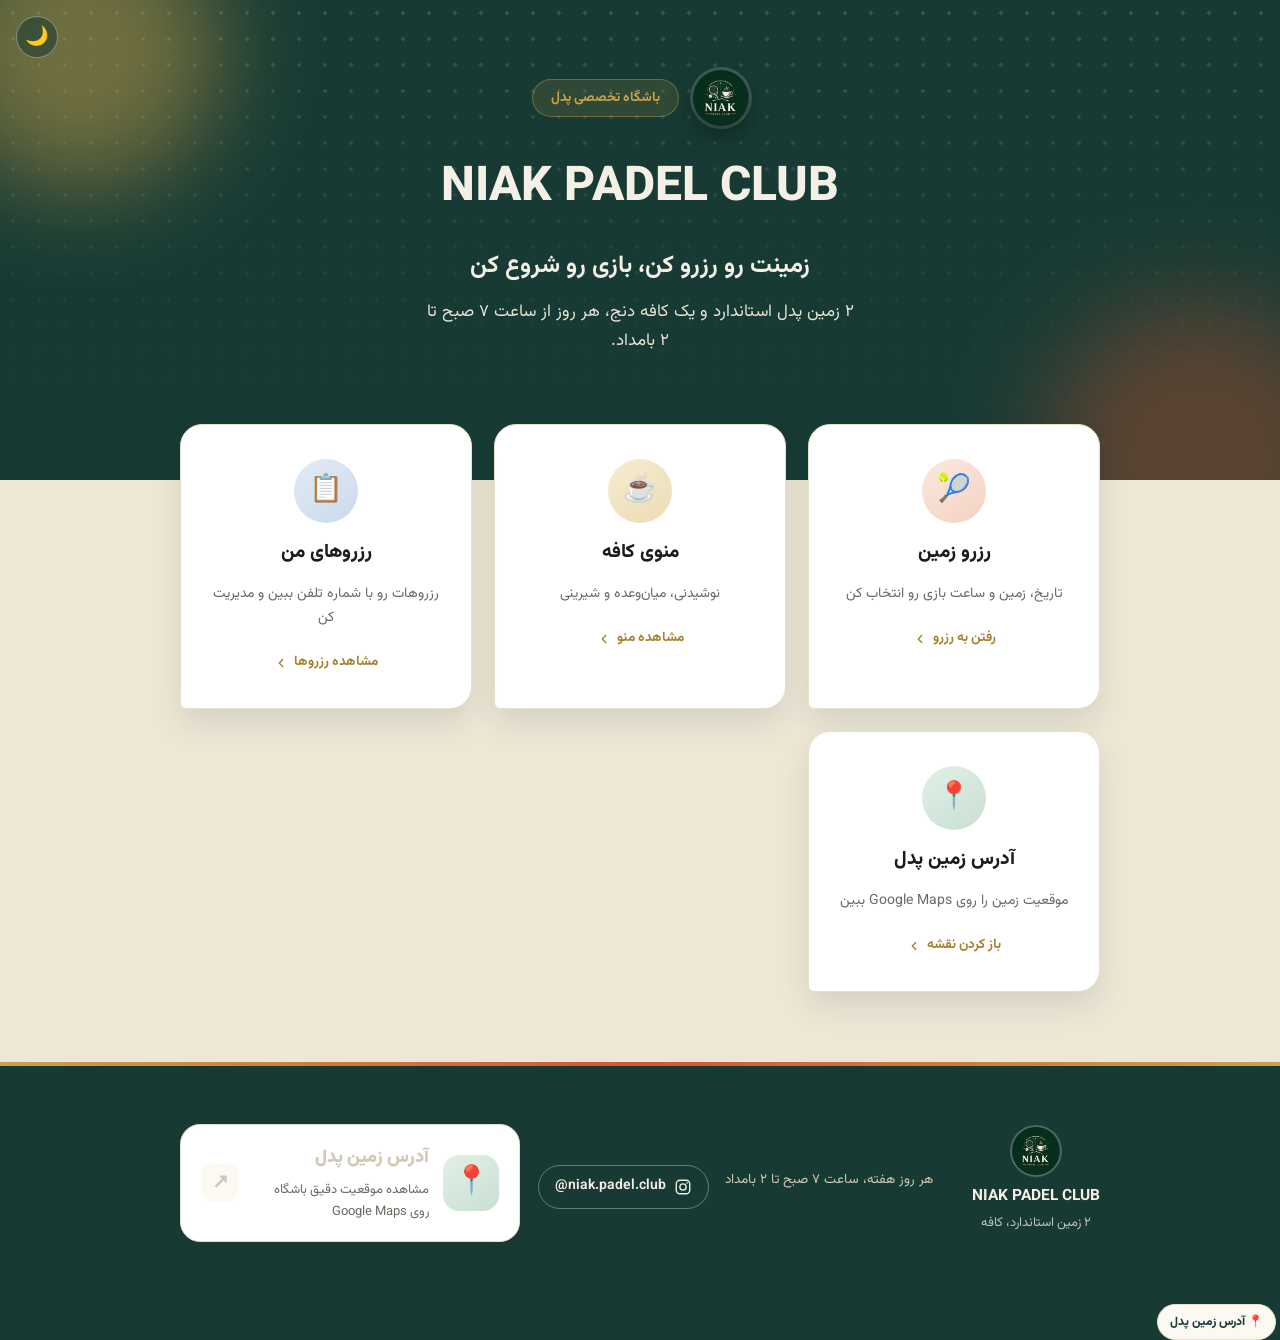
<file: site/index.html>
<!DOCTYPE html>
<html lang="fa" dir="rtl">
<head>
<meta charset="UTF-8">
<meta name="viewport" content="width=device-width, initial-scale=1.0">
<title>NIAK Padel Club</title>
<link rel="preconnect" href="https://fonts.googleapis.com">
<link rel="preconnect" href="https://fonts.gstatic.com" crossorigin>
<link href="https://fonts.googleapis.com/css2?family=Vazirmatn:wght@400;500;600;700;800&display=swap" rel="stylesheet">
<link rel="stylesheet" href="assets/style.css">
<style>
  header.hero{
    background:var(--court-green);
    color:var(--line-white);
    position:relative;
    overflow:hidden;
    padding:70px 0 90px;
    text-align:center;
  }
  .hero-inner{position:relative;z-index:1;}
  .hero-top{
    display:flex;align-items:center;justify-content:center;
    gap:14px;flex-wrap:wrap;margin:0 0 22px;
  }
  .hero-logo{
    width:56px;height:56px;border-radius:50%;
    margin:0;flex:none;
    box-shadow:0 10px 24px rgba(0,0,0,.35), 0 0 0 3px rgba(244,240,230,.18);
  }
  .kicker{
    display:inline-block;
    font-size:13.5px;
    color:var(--gold);
    background:rgba(201,162,74,.14);
    border:1px solid rgba(201,162,74,.4);
    padding:7px 18px;
    border-radius:999px;
    margin:0;
    font-weight:700;
  }
  h1.title{
    font-size:clamp(30px,5.5vw,48px);
    font-weight:800;
    margin:0 auto 16px;
    max-width:16ch;
  }
  .hero p.lead{
    font-size:17px;
    max-width:44ch;
    color:#e7e2d3;
    margin:0 auto 34px;
  }
  .hero-tagline{
    font-size:clamp(18px,3vw,24px);
    font-weight:700;
    color:#f4f0e6;
    margin:0 auto 12px;
  }
  html[data-theme="dark"] .hero-tagline{color:#fff;}

  .nav-cards{
    display:grid;
    grid-template-columns:repeat(3, 1fr);
    gap:22px;
    margin-top:-56px;
    position:relative;
    z-index:2;
  }
  .nav-card{
    background:var(--surface);
    border-radius:22px 22px 22px 6px;
    padding:34px 26px;
    text-decoration:none;
    color:var(--ink);
    border:1px solid var(--border);
    box-shadow:var(--shadow-soft);
    display:flex;
    flex-direction:column;
    align-items:center;
    text-align:center;
    gap:14px;
  }
  .nav-card:hover{transform:translateY(-5px);box-shadow:var(--shadow-lift);}
  .nav-card .icon{
    width:64px;height:64px;
    border-radius:50%;
    display:flex;align-items:center;justify-content:center;
    font-size:27px;
  }
  .nav-card.pad .icon{background:linear-gradient(145deg,#fbe9df,#f3d2c2);}
  .nav-card.cafe .icon{background:linear-gradient(145deg,#f6ecd4,#ecdcb2);}
  .nav-card.mine .icon{background:linear-gradient(145deg,#e3ecf5,#c9d9ec);}
  .nav-card h3{margin:0;font-size:19px;font-weight:800;}
  .nav-card p{margin:0;color:var(--muted);font-size:14px;}
  .nav-card .go{
    display:inline-flex;align-items:center;gap:6px;
    margin-top:6px;
    font-size:13.5px;
    font-weight:700;
    color:var(--num-soft);
  }
  .nav-card.location .icon{background:linear-gradient(145deg,#e2f0e8,#c9dfd2);}
  .location-address{
    margin:10px auto 0;
    max-width:560px;
    padding:12px 16px;
    border:1px solid var(--border);
    border-radius:14px;
    background:var(--surface-2);
    color:var(--muted);
    font-size:13.5px;
    line-height:1.9;
  }
  .location-address a{color:var(--num);font-weight:800;text-decoration:none;}
  .location-address a:hover{text-decoration:underline;}
  .nav-card .go svg{width:14px;height:14px;transition:transform .2s ease;}
  .nav-card:hover .go svg{transform:translateX(-4px);}

  @media (max-width:600px){
    .nav-cards{grid-template-columns:1fr;margin-top:-40px;}
    header.hero{padding:54px 0 60px;}
  }

  .footer-brand{flex-direction:column;text-align:center;gap:8px;}
</style>
<style>
/* Large location card on the home page */
.location-card{
  width:min(100%, 760px);
  margin:22px auto 8px;
  padding:18px 20px;
  display:flex;
  align-items:center;
  gap:15px;
  box-sizing:border-box;
  border:1px solid var(--border, #d9e2dc);
  border-radius:20px;
  background:var(--surface, #fff);
  box-shadow:0 10px 28px rgba(25,55,40,.08);
  color:inherit;
  text-decoration:none;
  transition:transform .2s ease, box-shadow .2s ease;
}
.location-card:hover{
  transform:translateY(-3px);
  box-shadow:0 16px 34px rgba(25,55,40,.13);
}
.location-card-icon{
  width:52px;height:52px;min-width:52px;
  display:grid;place-items:center;
  border-radius:16px;
  background:linear-gradient(145deg,#e2f0e8,#c9dfd2);
  font-size:25px;
}
.location-card-content{flex:1;text-align:right;}
.location-card-title{font-size:17px;font-weight:900;margin-bottom:4px;}
.location-card-text{font-size:13px;color:var(--muted,#6d786f);line-height:1.7;}
.location-card-arrow{
  width:36px;height:36px;display:grid;place-items:center;
  border-radius:12px;background:var(--surface-2,#f2f6f3);
  font-size:19px;font-weight:900;
}
@media (max-width:600px){
  .location-card{padding:14px 15px;border-radius:17px;gap:11px;}
  .location-card-icon{width:44px;height:44px;min-width:44px;border-radius:13px;font-size:21px;}
  .location-card-title{font-size:15px;}
  .location-card-text{font-size:12px;}
  .location-card-arrow{width:32px;height:32px;font-size:16px;}
}
</style>
<style>
/* Larger location card beside Instagram/social area */
.social-location-row{
  display:flex;
  align-items:center;
  justify-content:center;
  gap:18px;
  flex-wrap:wrap;
  margin:22px auto 10px;
}
.social-location-row > *{margin-top:0 !important;}
.location-card-large{
  width:340px;
  min-height:86px;
  padding:18px 20px;
  display:flex;
  align-items:center;
  gap:14px;
  box-sizing:border-box;
  border:1px solid var(--border, #d9e2dc);
  border-radius:20px;
  background:var(--surface, #fff);
  box-shadow:0 10px 28px rgba(25,55,40,.10);
  color:inherit;
  text-decoration:none;
  transition:transform .2s ease, box-shadow .2s ease;
}
.location-card-large:hover{
  transform:translateY(-3px);
  box-shadow:0 16px 36px rgba(25,55,40,.15);
}
.location-card-large .location-card-icon{
  width:56px;height:56px;min-width:56px;
  display:grid;place-items:center;
  border-radius:16px;
  background:linear-gradient(145deg,#e2f0e8,#c9dfd2);
  font-size:28px;
}
.location-card-large .location-card-content{flex:1;text-align:right;}
.location-card-large .location-card-title{
  font-size:18px;font-weight:900;margin-bottom:5px;
}
.location-card-large .location-card-text{
  font-size:13px;color:var(--muted,#6d786f);line-height:1.7;
}
.location-card-large .location-card-arrow{
  width:38px;height:38px;display:grid;place-items:center;
  border-radius:12px;background:var(--surface-2,#f2f6f3);
  font-size:20px;font-weight:900;
}
@media (max-width:700px){
  .social-location-row{flex-direction:column;gap:12px;}
  .location-card-large{width:min(100%,420px);}
}
</style>
</head>
<body>

<header class="hero">
  <div class="hero-texture"></div>
  <div class="hero-blob" style="width:280px;height:280px;background:var(--gold);top:-90px;left:-60px;"></div>
  <div class="hero-blob" style="width:320px;height:320px;background:var(--clay);bottom:-140px;right:-80px;opacity:.35;"></div>
  <div class="wrap hero-inner">
    <div class="hero-top">
      <img src="assets/logo-circle.png" alt="نماد NIAK Padel Club" class="hero-logo">
      <p class="kicker">باشگاه تخصصی پدل</p>
    </div>
    <h1 class="title">NIAK PADEL CLUB</h1>
    <p class="hero-tagline">زمینت رو رزرو کن، بازی رو شروع کن</p>
    <p class="lead">۲ زمین پدل استاندارد و یک کافه دنج، هر روز از ساعت ۷ صبح تا ۲ بامداد.</p>
  </div>
</header>

<div class="wrap">
  <div class="nav-cards">
    <a class="nav-card pad" href="padel/index.html">
      <div class="icon">🎾</div>
      <h3>رزرو زمین</h3>
      <p>تاریخ، زمین و ساعت بازی رو انتخاب کن</p>
      <span class="go">رفتن به رزرو<svg viewBox="0 0 24 24" fill="none" stroke="currentColor" stroke-width="2.4" stroke-linecap="round" stroke-linejoin="round"><path d="M15 18l-6-6 6-6"/></svg></span>
    </a>
    <a class="nav-card cafe" href="menu/index.html">
      <div class="icon">☕</div>
      <h3>منوی کافه</h3>
      <p>نوشیدنی، میان‌وعده و شیرینی</p>
      <span class="go">مشاهده منو<svg viewBox="0 0 24 24" fill="none" stroke="currentColor" stroke-width="2.4" stroke-linecap="round" stroke-linejoin="round"><path d="M15 18l-6-6 6-6"/></svg></span>
    </a>
    <a class="nav-card mine" href="mybookings/index.html">
      <div class="icon">📋</div>
      <h3>رزروهای من</h3>
      <p>رزروهات رو با شماره تلفن ببین و مدیریت کن</p>
      <span class="go">مشاهده رزروها<svg viewBox="0 0 24 24" fill="none" stroke="currentColor" stroke-width="2.4" stroke-linecap="round" stroke-linejoin="round"><path d="M15 18l-6-6 6-6"/></svg></span>
    </a>
    <a class="nav-card location" href="https://www.google.com/maps/search/?api=1&amp;query=36.561982%2C52.0246139" target="_blank" rel="noopener">
      <div class="icon">📍</div>
      <h3>آدرس زمین پدل</h3>
      <p>موقعیت زمین را روی Google Maps ببین</p>
      <span class="go">باز کردن نقشه<svg viewBox="0 0 24 24" fill="none" stroke="currentColor" stroke-width="2.4" stroke-linecap="round" stroke-linejoin="round"><path d="M15 18l-6-6 6-6"/></svg></span>
    </a>
  </div>
</div>

<footer style="margin-top:70px;">
<div class="wrap footer-grid">
    <div class="footer-brand">
      <img src="assets/logo-circle.png" alt="NIAK Padel Club">
      <div>
        <b>NIAK PADEL CLUB</b>
        <p>۲ زمین استاندارد، کافه</p>
      </div>
    </div>
    <div class="footer-meta">
      <p>هر روز هفته، ساعت ۷ صبح تا ۲ بامداد</p>
      
      <div class="social-location-row">
  <a class="social-link" href="https://instagram.com/niak.padel.club" target="_blank" rel="noopener">
        <svg viewBox="0 0 24 24" fill="none" stroke="currentColor" stroke-width="1.8"><rect x="3" y="3" width="18" height="18" rx="5"/><circle cx="12" cy="12" r="4.2"/><circle cx="17.4" cy="6.6" r="1.1" fill="currentColor" stroke="none"/></svg>
        <span>niak.padel.club@</span>
      </a>
  
<a class="location-card location-card-large" href="https://www.google.com/maps/search/?api=1&amp;query=36.561982%2C52.0246139" target="_blank" rel="noopener" aria-label="مشاهده آدرس زمین پدل روی Google Maps">
  <div class="location-card-icon">📍</div>
  <div class="location-card-content">
    <div class="location-card-title">آدرس زمین پدل</div>
    <div class="location-card-text">مشاهده موقعیت دقیق باشگاه روی Google Maps</div>
  </div>
  <div class="location-card-arrow">↗</div>
</a>

</div>
    </div>
  </div>
<a class="footer-location-link" href="https://www.google.com/maps/search/?api=1&amp;query=36.561982%2C52.0246139" target="_blank" rel="noopener">📍 آدرس زمین پدل</a>
</footer>

<script src="assets/transitions.js"></script>
</body>
</html>
</file>
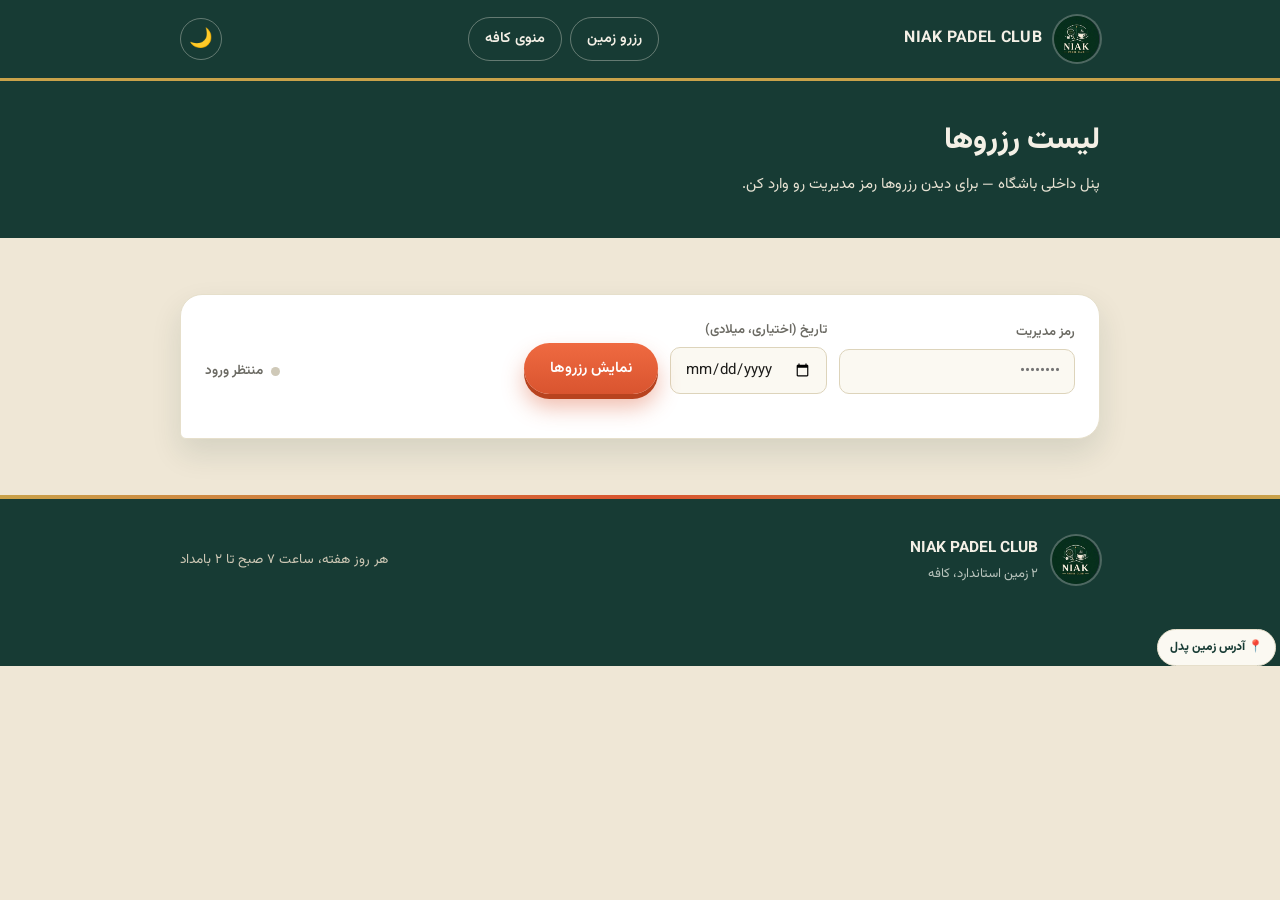
<file: site/admin/index.html>
<!DOCTYPE html>
<html lang="fa" dir="rtl">
<head>
<meta charset="UTF-8">
<meta name="robots" content="noindex, nofollow">
  <meta name="viewport" content="width=device-width, initial-scale=1.0">
<title>لیست رزروها — NIAK Padel Club</title>
<link rel="preconnect" href="https://fonts.googleapis.com">
<link rel="preconnect" href="https://fonts.gstatic.com" crossorigin>
<link href="https://fonts.googleapis.com/css2?family=Vazirmatn:wght@400;500;600;700;800&display=swap" rel="stylesheet">
<link rel="stylesheet" href="../assets/style.css">
<style>
  .page-hero{background:var(--court-green);color:var(--line-white);padding:34px 0 40px;}
  .page-hero h1{font-size:clamp(22px,4vw,30px);font-weight:800;margin:0 0 6px;}
  .page-hero p{margin:0;color:#e7e2d3;font-size:15px;}
  .panel{
    background:var(--surface);border:1px solid var(--border);
    border-radius:22px 22px 22px 6px;padding:24px;box-shadow:var(--shadow-soft);
  }
  .toolbar{display:flex;gap:12px;flex-wrap:wrap;align-items:flex-end;margin-bottom:20px;}
  .field{display:flex;flex-direction:column;gap:6px;}
  .field label{font-size:13px;color:var(--muted);font-weight:600;}
  .field input{
    font-family:inherit;border:1.5px solid var(--input-border);border-radius:10px;
    padding:10px 14px;font-size:15px;background:var(--surface-2);color:var(--ink);
  }
  table{width:100%;border-collapse:collapse;font-size:14.5px;}
  th,td{padding:11px 12px;text-align:right;border-bottom:1px solid var(--border);white-space:nowrap;}
  td.name{white-space:normal;min-width:110px;}
  th{font-size:13px;color:var(--muted);font-weight:700;}
  td{font-variant-numeric:tabular-nums;}
  td.code{direction:ltr;text-align:left;font-weight:700;color:var(--num);}
  td.phone{direction:ltr;text-align:left;}
  .table-scroll{overflow-x:auto;}
  .msg{padding:12px 16px;border-radius:10px;font-weight:600;font-size:14.5px;}
  .msg.err{background:var(--err-bg);color:var(--err-ink);}
  .msg.empty{background:var(--sand);color:var(--muted);}
  .del{
    background:none;border:1.5px solid var(--input-border);border-radius:8px;
    padding:5px 11px;font-family:inherit;font-size:13px;cursor:pointer;color:var(--err-ink);
    box-shadow:0 2px 0 var(--input-border), 0 4px 8px rgba(0,0,0,.06);
    transform:translateY(0);
    transition:transform .1s ease, box-shadow .1s ease, border-color .15s ease;
  }
  .del:hover{border-color:var(--clay);}
  .del:active{transform:translateY(2px);box-shadow:0 1px 0 var(--input-border);}
  .live{
    display:flex;align-items:center;gap:8px;
    font-size:13.5px;font-weight:600;color:var(--muted);
    margin-inline-start:auto;padding-bottom:11px;
  }
  .live .dot{width:9px;height:9px;border-radius:50%;background:var(--booked);flex:none;}
  .live.on .dot{background:#2fbf71;animation:livepulse 2s ease-in-out infinite;}
  @keyframes livepulse{0%,100%{opacity:1;}50%{opacity:.3;}}
  .alert-bar{
    display:flex;align-items:center;gap:12px;flex-wrap:wrap;
    background:var(--ok-bg);color:var(--ok-ink);
    border-radius:12px;padding:13px 17px;margin-bottom:18px;
    font-weight:700;font-size:15px;
  }
  .alert-bar button{
    background:var(--ok-ink);color:var(--surface);border:none;border-radius:8px;
    padding:7px 14px;font-family:inherit;font-weight:700;font-size:13.5px;cursor:pointer;
  }
  tr.fresh td{background:var(--ok-bg);}
  .new-tag{
    display:inline-block;margin-inline-start:8px;padding:1px 8px;border-radius:999px;
    background:var(--ok-ink);color:var(--surface);font-size:11.5px;font-weight:700;
  }
</style>
</head>
<body>

<div class="site-header">
  <div class="wrap">
    <a class="brand" href="../index.html">
      <img src="../assets/logo-circle.png" alt="NIAK Padel Club">
      <span>NIAK PADEL CLUB</span>
    </a>
    <div class="site-nav">
      <a href="../padel/index.html">رزرو زمین</a>
      <a href="../menu/index.html">منوی کافه</a>
    </div>
  </div>
</div>

<div class="page-hero">
  <div class="wrap">
    <h1>لیست رزروها</h1>
    <p>پنل داخلی باشگاه — برای دیدن رزروها رمز مدیریت رو وارد کن.</p>
  </div>
</div>

<section>
  <div class="wrap">
    <div class="panel">
      <div class="toolbar">
        <div class="field">
          <label for="token">رمز مدیریت</label>
          <input type="password" id="token" placeholder="••••••••">
        </div>
        <div class="field">
          <label for="date">تاریخ (اختیاری، میلادی)</label>
          <input type="date" id="date">
        </div>
        <button class="btn btn-primary" id="load-btn">نمایش رزروها</button>
        <span class="live" id="live"><span class="dot"></span><span id="live-text">منتظر ورود</span></span>
      </div>
      <div id="alert"></div>
      <div id="out"></div>
    </div>
  </div>
</section>

<footer>
  <div class="wrap footer-grid">
    <div class="footer-brand">
      <img src="../assets/logo-circle.png" alt="NIAK Padel Club">
      <div>
        <b>NIAK PADEL CLUB</b>
        <p>۲ زمین استاندارد، کافه</p>
      </div>
    </div>
    <div class="footer-meta">
      <p>هر روز هفته، ساعت ۷ صبح تا ۲ بامداد</p>
    </div>
  </div>
<a class="footer-location-link" href="https://www.google.com/maps/search/?api=1&amp;query=36.561982%2C52.0246139" target="_blank" rel="noopener">📍 آدرس زمین پدل</a>
</footer>

<script src="../assets/config.js"></script>
<script src="../assets/jalaali.js"></script>
<script>
(function(){
  // آدرس API از assets/config.js میاد — تنها جایی که برای هاست خودت لازمه عوض بشه.
  const API = (window.NIAK_API_BASE || '').replace(/\/+$/, '');
  const MONTHS = ['فروردین','اردیبهشت','خرداد','تیر','مرداد','شهریور','مهر','آبان','آذر','دی','بهمن','اسفند'];
  const tokenInput = document.getElementById('token');
  const dateInput = document.getElementById('date');
  const out = document.getElementById('out');
  const alertBox = document.getElementById('alert');
  const live = document.getElementById('live');
  const liveText = document.getElementById('live-text');

  let seenMaxId = 0;         // بالاترین شناسه‌ای که دیده‌ایم
  let freshIds = new Set();  // رزروهایی که از زمان باز کردن پنل اضافه شدند
  let pollTimer = null;
  let audioCtx = null;

  function fa(n){ return String(n).replace(/[0-9]/g, d => '۰۱۲۳۴۵۶۷۸۹'[d]); }
  function hourLabel(h){ return h >= 24 ? '۰' + fa(h - 24) + ':۰۰' : fa(h) + ':۰۰'; }
  function jalaliLabel(iso){
    const [gy,gm,gd] = iso.split('-').map(Number);
    const j = Jalaali.toJalali(gy,gm,gd);
    return fa(j.jd) + ' ' + MONTHS[j.jm-1] + ' ' + fa(j.jy);
  }
  function esc(s){
    return String(s).replace(/[&<>"']/g, c => ({'&':'&amp;','<':'&lt;','>':'&gt;','"':'&quot;',"'":'&#39;'}[c]));
  }

  // بوق کوتاه با WebAudio — بدون فایل صوتی
  function beep(){
    try{
      audioCtx = audioCtx || new (window.AudioContext || window.webkitAudioContext)();
      const t0 = audioCtx.currentTime;
      [880, 1320].forEach((freq, i) => {
        const osc = audioCtx.createOscillator();
        const gain = audioCtx.createGain();
        const at = t0 + i * 0.17;
        osc.type = 'sine';
        osc.frequency.value = freq;
        gain.gain.setValueAtTime(0.0001, at);
        gain.gain.linearRampToValueAtTime(0.15, at + 0.02);
        gain.gain.exponentialRampToValueAtTime(0.0001, at + 0.15);
        osc.connect(gain).connect(audioCtx.destination);
        osc.start(at);
        osc.stop(at + 0.17);
      });
    }catch(e){}
  }

  function desktopNotify(count){
    try{
      if(!('Notification' in window) || Notification.permission !== 'granted') return;
      new Notification('رزرو جدید — NIAK Padel Club', {
        body: count === 1 ? 'یک رزرو تازه ثبت شد' : fa(count) + ' رزرو تازه ثبت شد',
        tag: 'niak-booking'
      });
    }catch(e){}
  }

  function showAlert(count){
    alertBox.innerHTML =
      '<div class="alert-bar"><span>رزرو جدید: ' + fa(count) + ' مورد</span>' +
      '<button type="button" id="seen-btn">دیدم</button></div>';
    document.getElementById('seen-btn').addEventListener('click', () => {
      alertBox.innerHTML = '';
      freshIds = new Set();
      document.querySelectorAll('tr.fresh').forEach(tr => tr.classList.remove('fresh'));
      document.querySelectorAll('.new-tag').forEach(el => el.remove());
    });
  }

  // هر ۱۵ ثانیه از سرور می‌پرسد رزرو تازه‌ای آمده یا نه
  async function poll(){
    const token = tokenInput.value.trim();
    if(!token) return;
    try{
      const res = await fetch(
        API + '/api/admin/latest?since_id=' + seenMaxId,
        {cache:'no-store', headers:{'X-Admin-Token': token}});
      if(!res.ok) throw new Error(res.status);
      const data = await res.json();
      live.classList.add('on');
      liveText.textContent = 'متصل — پایش زنده';
      if(data.new_count > 0){
        beep();
        desktopNotify(data.new_count);
        showAlert(data.new_count);
        await load({keepAlert:true});
      }
    }catch(e){
      live.classList.remove('on');
      liveText.textContent = 'ارتباط قطع است';
    }
  }

  async function load(opts){
    opts = opts || {};
    const token = tokenInput.value.trim();
    if(!token){ out.innerHTML = '<div class="msg err">رمز مدیریت رو وارد کن.</div>'; return; }
    let url = `${API}/api/admin/bookings`;
    if(dateInput.value) url += `?date=${encodeURIComponent(dateInput.value)}`;

    out.innerHTML = '<div class="msg empty">در حال بارگذاری…</div>';
    try{
      const res = await fetch(url, {cache:'no-store', headers:{'X-Admin-Token': token}});
      if(res.status === 401){ out.innerHTML = '<div class="msg err">رمز مدیریت درست نیست.</div>'; return; }
      if(res.status === 503){ out.innerHTML = '<div class="msg err">پنل مدیریت روی سرور تنظیم نشده است (رمز مدیریت تعریف نشده).</div>'; return; }
      if(!res.ok){ out.innerHTML = '<div class="msg err">خطا در دریافت اطلاعات.</div>'; return; }
      const rows = await res.json();

      // هر رزروی که شناسه‌اش بالاتر از آخرین دیده‌شده باشد «جدید» است
      const previousMax = seenMaxId;
      rows.forEach(r => { if(previousMax && r.id > previousMax) freshIds.add(r.id); });
      seenMaxId = rows.reduce((m, r) => Math.max(m, r.id), seenMaxId);
      if(!opts.keepAlert) alertBox.innerHTML = '';

      if(!rows.length){ out.innerHTML = '<div class="msg empty">هیچ رزروی ثبت نشده.</div>'; return; }

      out.innerHTML =
        '<div class="table-scroll"><table><thead><tr>' +
        '<th>تاریخ</th><th>زمین</th><th>ساعت</th><th>مدت</th><th>نام</th><th>شماره</th><th>کد</th><th></th>' +
        '</tr></thead><tbody>' +
        rows.map(r => `<tr data-id="${r.id}" class="${freshIds.has(r.id) ? 'fresh' : ''}">
            <td>${jalaliLabel(r.date)}${freshIds.has(r.id) ? '<span class="new-tag">جدید</span>' : ''}</td>
            <td>زمین ${fa(r.court+1)}</td>
            <td>${hourLabel(r.start)} تا ${hourLabel(r.start + r.duration)}</td>
            <td>${fa(r.duration)} ساعت</td>
            <td class="name">${esc(r.name)}</td>
            <td class="phone">${esc(r.phone)}</td>
            <td class="code">${esc(r.code)}</td>
            <td><button class="del" data-del="${r.id}">لغو</button></td>
          </tr>`).join('') +
        '</tbody></table></div>';
    }catch(e){
      out.innerHTML = '<div class="msg err">ارتباط با سرور برقرار نشد.</div>';
    }
  }

  out.addEventListener('click', async e => {
    const btn = e.target.closest('[data-del]');
    if(!btn) return;
    if(!confirm('این رزرو لغو بشه؟ ساعتش آزاد می‌شه.')) return;
    const token = tokenInput.value.trim();
    try{
      const res = await fetch(`${API}/api/admin/bookings/${btn.dataset.del}`,
                  {method:'DELETE', headers:{'X-Admin-Token': token}});
      if(res.status === 401){
        alertBox.innerHTML = '<div class="msg err">رمز مدیریت درست نیست — رزرو حذف نشد.</div>';
        return;
      }
      if(res.status === 404){
        alertBox.innerHTML = '<div class="msg err">این رزرو قبلاً حذف شده بود.</div>';
      }
      if(!res.ok && res.status !== 404){
        alertBox.innerHTML = '<div class="msg err">لغو رزرو با خطا مواجه شد، دوباره تلاش کن.</div>';
        return;
      }
    }catch(err){
      alertBox.innerHTML = '<div class="msg err">ارتباط با سرور برقرار نشد — رزرو حذف نشد.</div>';
      return;
    }
    load();
  });

  async function start(){
    // اجازه اعلان مرورگر را همان بار اول می‌گیریم (نیاز به کلیک کاربر دارد)
    try{
      if('Notification' in window && Notification.permission === 'default'){
        await Notification.requestPermission();
      }
    }catch(e){}
    await load();
    if(pollTimer) clearInterval(pollTimer);
    pollTimer = setInterval(() => { if(!document.hidden) poll(); }, 15000);
    poll(); // تا چراغ «پایش زنده» بلافاصله سبز شود
  }

  document.getElementById('load-btn').addEventListener('click', start);
  tokenInput.addEventListener('keydown', e => { if(e.key === 'Enter') start(); });
  document.addEventListener('visibilitychange', () => { if(!document.hidden) poll(); });
})();
</script>
<script src="../assets/transitions.js"></script>
</body>
</html>
</file>
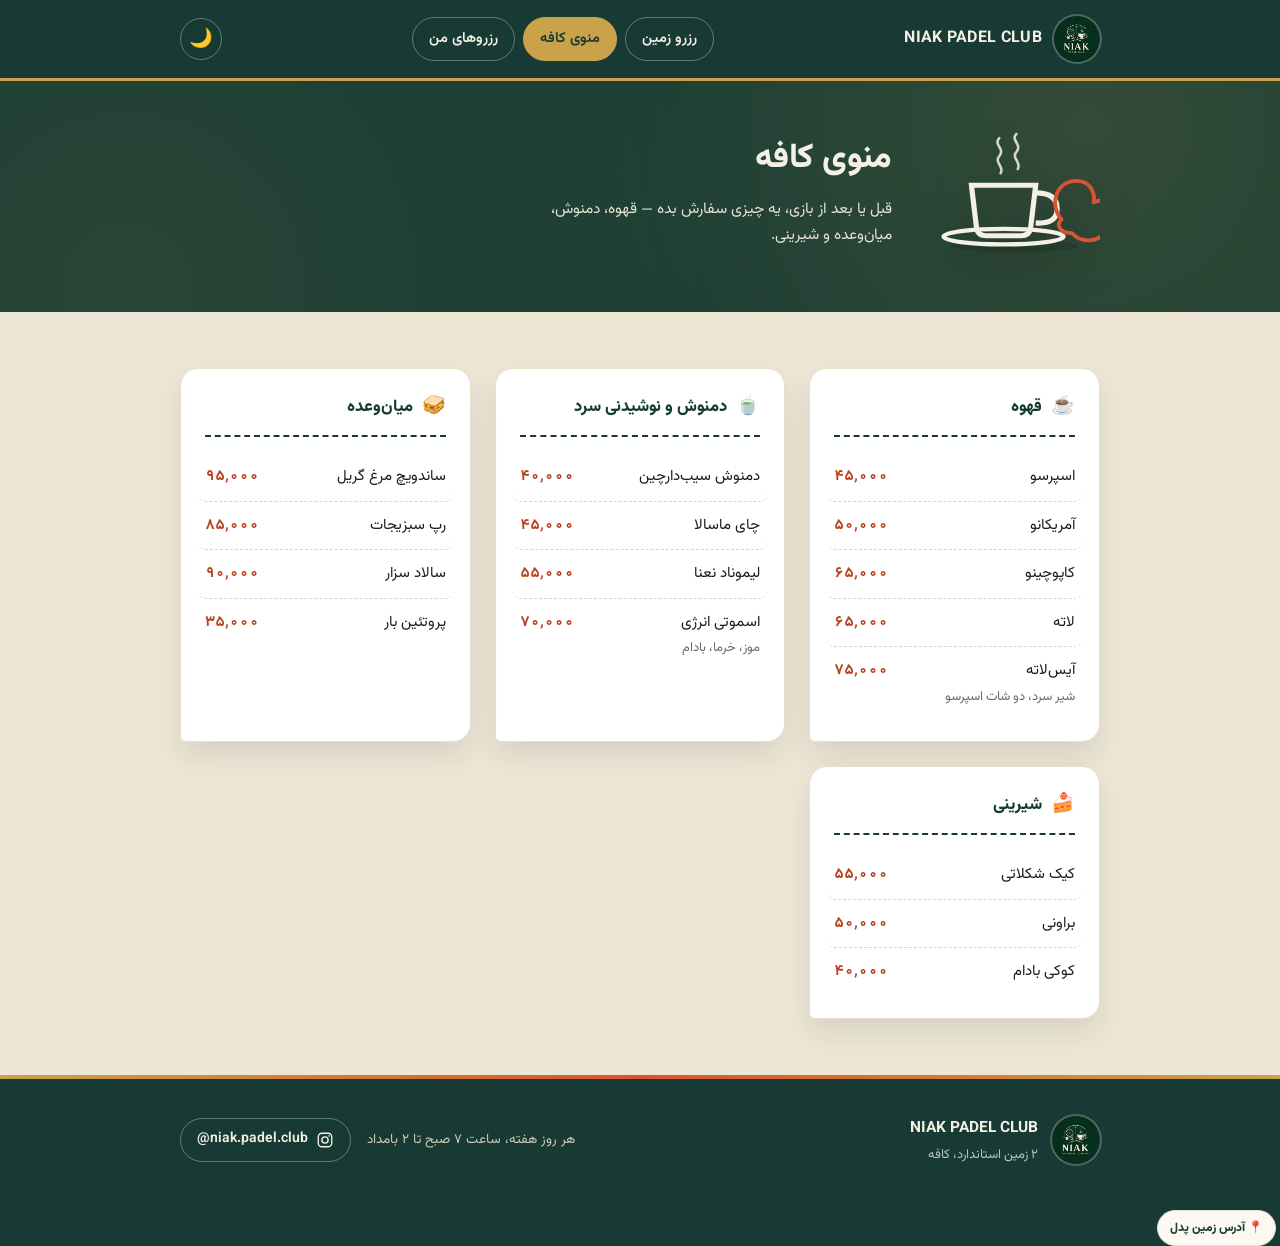
<file: site/menu/index.html>
<!DOCTYPE html>
<html lang="fa" dir="rtl">
<head>
<meta charset="UTF-8">
<meta name="viewport" content="width=device-width, initial-scale=1.0">
<title>منوی کافه — NIAK Padel Club</title>
<link rel="preconnect" href="https://fonts.googleapis.com">
<link rel="preconnect" href="https://fonts.gstatic.com" crossorigin>
<link href="https://fonts.googleapis.com/css2?family=Vazirmatn:wght@400;500;600;700;800&display=swap" rel="stylesheet">
<link rel="stylesheet" href="../assets/style.css">
<style>
  .page-hero{
    background:var(--court-green);
    color:var(--line-white);
    padding:40px 0 54px;
    position:relative;
    overflow:hidden;
  }
  .page-hero::after{
    content:"";
    position:absolute;inset:0;
    background:
      radial-gradient(circle at 85% 20%, rgba(201,162,74,.16), transparent 55%),
      radial-gradient(circle at 10% 90%, rgba(201,162,74,.1), transparent 50%);
    pointer-events:none;
  }
  .page-hero .wrap{display:flex;align-items:center;gap:28px;flex-wrap:wrap;position:relative;z-index:1;}
  .page-hero img.menu-art{width:180px;height:auto;flex:none;filter:drop-shadow(0 14px 20px rgba(0,0,0,.3));}
  .page-hero h1{font-size:clamp(24px,4vw,34px);font-weight:800;margin:0 0 8px;}
  .page-hero p{margin:0;color:#e7e2d3;font-size:15.5px;max-width:44ch;}

  .menu-grid{display:grid;grid-template-columns:repeat(auto-fit,minmax(260px,1fr));gap:24px;}
  .menu-cat{
    background:var(--surface);
    border:1px solid var(--border);
    border-radius:18px 18px 18px 6px;
    box-shadow:var(--shadow-soft);
    padding:22px 24px;
    transition:transform .18s ease, box-shadow .18s ease;
  }
  .menu-cat:hover{transform:translateY(-4px);box-shadow:var(--shadow-lift);}
  .menu-cat h3{
    display:flex;align-items:center;gap:9px;
    font-size:16.5px;font-weight:800;color:var(--num);
    margin:0 0 16px;padding-bottom:12px;
    border-bottom:2px dashed var(--num);
  }
  .menu-cat h3 .cat-icon{font-size:19px;}
  .menu-item{
    display:flex;justify-content:space-between;gap:14px;
    padding:11px 8px;margin:0 -8px;border-radius:9px;
    border-bottom:1px dashed var(--input-border);font-size:15px;
    transition:background .15s ease;
  }
  .menu-item:hover{background:var(--surface-2);}
  .menu-item:last-child{border-bottom:none;}
  .menu-item .desc{color:var(--muted);font-size:13px;margin-top:2px;}
  .menu-item .price{font-weight:700;color:var(--num-price);white-space:nowrap;font-variant-numeric:tabular-nums;}
</style>
</head>
<body>

<div class="site-header">
  <div class="wrap">
    <a class="brand" href="../index.html">
      <img src="../assets/logo-circle.png" alt="NIAK Padel Club">
      <span>NIAK PADEL CLUB</span>
    </a>
    <div class="site-nav">
      <a href="../padel/index.html">رزرو زمین</a>
      <a href="index.html" class="active">منوی کافه</a>
      <a href="../mybookings/index.html">رزروهای من</a>
    </div>
  </div>
</div>

<div class="page-hero">
  <div class="wrap">
    <img class="menu-art" src="assets/menu.svg" alt="نوشیدنی و شیرینی کافه">
    <div>
      <h1>منوی کافه</h1>
      <p>قبل یا بعد از بازی، یه چیزی سفارش بده — قهوه، دمنوش، میان‌وعده و شیرینی.</p>
    </div>
  </div>
</div>

<section id="menu">
  <div class="wrap">
    <div class="menu-grid">
      <div class="menu-cat">
        <h3><span class="cat-icon">☕</span>قهوه</h3>
        <div class="menu-item"><div><div>اسپرسو</div></div><div class="price">۴۵٬۰۰۰</div></div>
        <div class="menu-item"><div><div>آمریکانو</div></div><div class="price">۵۰٬۰۰۰</div></div>
        <div class="menu-item"><div><div>کاپوچینو</div></div><div class="price">۶۵٬۰۰۰</div></div>
        <div class="menu-item"><div><div>لاته</div></div><div class="price">۶۵٬۰۰۰</div></div>
        <div class="menu-item"><div><div>آیس‌لاته</div><div class="desc">شیر سرد، دو شات اسپرسو</div></div><div class="price">۷۵٬۰۰۰</div></div>
      </div>

      <div class="menu-cat">
        <h3><span class="cat-icon">🍵</span>دمنوش و نوشیدنی سرد</h3>
        <div class="menu-item"><div><div>دمنوش سیب‌دارچین</div></div><div class="price">۴۰٬۰۰۰</div></div>
        <div class="menu-item"><div><div>چای ماسالا</div></div><div class="price">۴۵٬۰۰۰</div></div>
        <div class="menu-item"><div><div>لیموناد نعنا</div></div><div class="price">۵۵٬۰۰۰</div></div>
        <div class="menu-item"><div><div>اسموتی انرژی</div><div class="desc">موز، خرما، بادام</div></div><div class="price">۷۰٬۰۰۰</div></div>
      </div>

      <div class="menu-cat">
        <h3><span class="cat-icon">🥪</span>میان‌وعده</h3>
        <div class="menu-item"><div><div>ساندویچ مرغ گریل</div></div><div class="price">۹۵٬۰۰۰</div></div>
        <div class="menu-item"><div><div>رپ سبزیجات</div></div><div class="price">۸۵٬۰۰۰</div></div>
        <div class="menu-item"><div><div>سالاد سزار</div></div><div class="price">۹۰٬۰۰۰</div></div>
        <div class="menu-item"><div><div>پروتئین بار</div></div><div class="price">۳۵٬۰۰۰</div></div>
      </div>

      <div class="menu-cat">
        <h3><span class="cat-icon">🍰</span>شیرینی</h3>
        <div class="menu-item"><div><div>کیک شکلاتی</div></div><div class="price">۵۵٬۰۰۰</div></div>
        <div class="menu-item"><div><div>براونی</div></div><div class="price">۵۰٬۰۰۰</div></div>
        <div class="menu-item"><div><div>کوکی بادام</div></div><div class="price">۴۰٬۰۰۰</div></div>
      </div>
    </div>
  </div>
</section>

<footer>
  <div class="wrap footer-grid">
    <div class="footer-brand">
      <img src="../assets/logo-circle.png" alt="NIAK Padel Club">
      <div>
        <b>NIAK PADEL CLUB</b>
        <p>۲ زمین استاندارد، کافه</p>
      </div>
    </div>
    <div class="footer-meta">
      <p>هر روز هفته، ساعت ۷ صبح تا ۲ بامداد</p>
      <a class="social-link" href="https://instagram.com/niak.padel.club" target="_blank" rel="noopener">
        <svg viewBox="0 0 24 24" fill="none" stroke="currentColor" stroke-width="1.8"><rect x="3" y="3" width="18" height="18" rx="5"/><circle cx="12" cy="12" r="4.2"/><circle cx="17.4" cy="6.6" r="1.1" fill="currentColor" stroke="none"/></svg>
        <span>niak.padel.club@</span>
      </a>
    </div>
  </div>
<a class="footer-location-link" href="https://www.google.com/maps/search/?api=1&amp;query=36.561982%2C52.0246139" target="_blank" rel="noopener">📍 آدرس زمین پدل</a>
</footer>

<script src="../assets/transitions.js"></script>
</body>
</html>
</file>
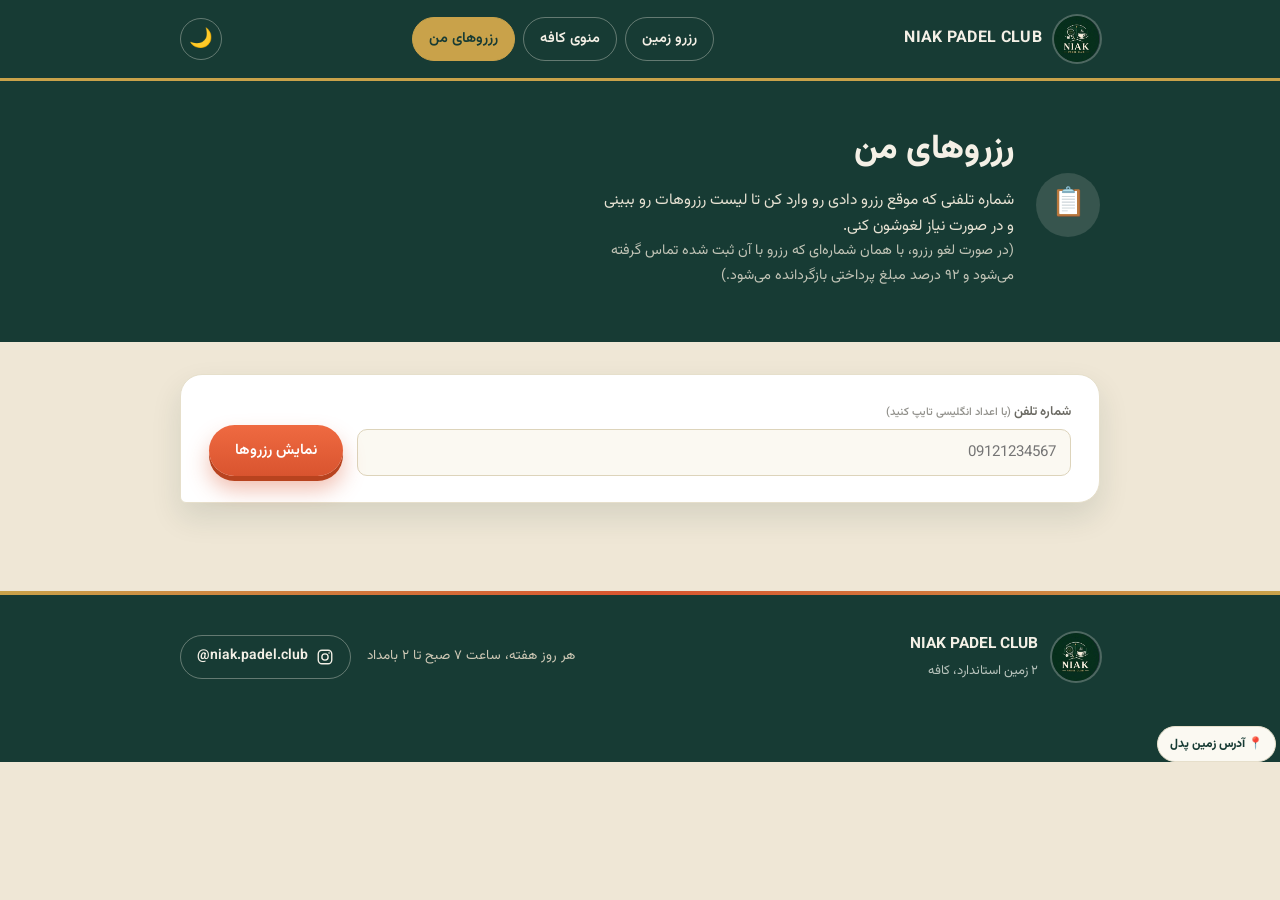
<file: site/mybookings/index.html>
<!DOCTYPE html>
<html lang="fa" dir="rtl">
<head>
<meta charset="UTF-8">
<meta name="viewport" content="width=device-width, initial-scale=1.0">
<title>رزروهای من — NIAK Padel Club</title>
<link rel="preconnect" href="https://fonts.googleapis.com">
<link rel="preconnect" href="https://fonts.gstatic.com" crossorigin>
<link href="https://fonts.googleapis.com/css2?family=Vazirmatn:wght@400;500;600;700;800&display=swap" rel="stylesheet">
<link rel="stylesheet" href="../assets/style.css">
<style>
  .page-hero{
    background:var(--court-green);
    color:var(--line-white);
    padding:40px 0 54px;
  }
  .page-hero .wrap{display:flex;align-items:center;gap:22px;flex-wrap:wrap;}
  .page-hero .icon{
    width:64px;height:64px;border-radius:50%;flex:none;
    background:rgba(244,240,230,.14);
    display:flex;align-items:center;justify-content:center;
    font-size:28px;
  }
  .page-hero h1{font-size:clamp(24px,4vw,34px);font-weight:800;margin:0 0 8px;}
  .page-hero p{margin:0;color:#e7e2d3;font-size:15.5px;max-width:46ch;}

  .lookup-panel{
    background:var(--surface);
    border-radius:22px 22px 22px 6px;
    padding:26px 28px;
    box-shadow:var(--shadow-soft);
    border:1px solid var(--border);
    margin-bottom:28px;
  }
  .lookup-row{display:flex;gap:14px;flex-wrap:wrap;align-items:flex-end;}
  .field{display:flex;flex-direction:column;gap:6px;flex:1 1 240px;}
  .field label{font-size:13px;color:var(--muted);font-weight:600;}
  input[type=tel]{
    font-family:inherit;
    border:1.5px solid var(--input-border);
    border-radius:10px;
    padding:11px 14px;
    font-size:15px;
    background:var(--surface-2);
    color:var(--ink);
    direction:ltr;
    text-align:right;
  }
  input:focus{outline:2px solid var(--court-green-light);outline-offset:1px;}

  .lookup-msg{
    margin-top:14px;font-size:14.5px;font-weight:600;
    padding:12px 16px;border-radius:10px;
  }
  .lookup-msg.err{background:var(--err-bg);color:var(--err-ink);}
  .lookup-msg.ok{background:var(--ok-bg);color:var(--ok-ink);}

  .bk-list{display:flex;flex-direction:column;gap:14px;}
  .bk-card{
    background:var(--surface);
    border:1px solid var(--border);
    border-radius:16px 16px 16px 5px;
    padding:18px 20px;
    box-shadow:var(--shadow-soft);
    display:flex;
    justify-content:space-between;
    align-items:center;
    gap:16px;
    flex-wrap:wrap;
  }
  .bk-card.past{opacity:.55;}
  .bk-main{display:flex;flex-direction:column;gap:4px;}
  .bk-date{font-weight:800;font-size:15.5px;}
  .bk-meta{color:var(--muted);font-size:13.5px;}
  .bk-code{
    font-variant-numeric:tabular-nums;letter-spacing:.03em;direction:ltr;
    display:inline-block;margin-top:2px;font-size:12.5px;color:var(--num-soft);
  }
  .bk-badge{
    font-size:12px;font-weight:700;padding:4px 10px;border-radius:999px;
    background:var(--ok-bg);color:var(--ok-ink);white-space:nowrap;
  }
  .bk-badge.past{background:var(--surface-2);color:var(--muted);}
  .bk-cancel{
    border:1.5px solid var(--err-ink);color:var(--err-ink);background:transparent;
    border-radius:10px;padding:8px 16px;font-size:13.5px;font-weight:700;
    font-family:inherit;cursor:pointer;white-space:nowrap;
    box-shadow:0 3px 0 var(--err-ink), 0 6px 10px rgba(184,67,31,.18);
    transform:translateY(0);
    transition:transform .1s ease, box-shadow .1s ease, background .15s ease;
  }
  .bk-cancel:hover{background:var(--err-bg);}
  .bk-cancel:active:not(:disabled){transform:translateY(2px);box-shadow:0 1px 0 var(--err-ink);}
  .bk-cancel:disabled{opacity:.5;cursor:not-allowed;box-shadow:none;}
  .bk-empty{
    text-align:center;color:var(--muted);padding:34px 10px;font-size:14.5px;
  }

  @media (max-width:560px){
    .modal-backdrop{padding:14px;}
    .modal-card{padding:20px 18px 18px;border-radius:18px 18px 18px 6px;}
    .modal-icon{width:48px;height:48px;font-size:22px;margin-bottom:10px;}
    .modal-title{font-size:17.5px;}
    .lookup-row{flex-direction:column;align-items:stretch;}
    .bk-card{flex-direction:column;align-items:flex-start;}
  }

  /* ---- پنجره‌ی تأیید و پیام لغو رزرو ---- */
  .modal-backdrop{
    position:fixed;inset:0;z-index:60;display:flex;align-items:center;justify-content:center;
    padding:20px;background:rgba(12,26,23,.55);backdrop-filter:blur(4px);
    overflow-y:auto;
    opacity:0;pointer-events:none;transition:opacity .22s ease;
  }
  .modal-backdrop.open{opacity:1;pointer-events:auto;}
  .modal-card{
    width:100%;max-width:420px;background:var(--surface);border:1px solid var(--border);
    border-radius:20px 20px 20px 6px;box-shadow:var(--shadow-lift);
    padding:26px 24px 22px;text-align:center;margin:auto;
    transform:translateY(14px) scale(.97);transition:transform .22s cubic-bezier(.2,.8,.3,1);
  }
  .modal-backdrop.open .modal-card{transform:translateY(0) scale(1);}
  .modal-icon{
    width:56px;height:56px;margin:0 auto 14px;border-radius:50%;
    display:flex;align-items:center;justify-content:center;font-size:26px;
    background:var(--err-bg);color:var(--err-ink);
  }
  .modal-card.is-ok .modal-icon{background:var(--ok-bg);color:var(--ok-ink);}
  .modal-title{font-size:19px;font-weight:800;margin:0 0 8px;}
  .modal-text{font-size:14px;color:var(--muted);line-height:1.85;margin:0;}
  .modal-booking{
    margin:16px 0 4px;padding:12px 14px;border-radius:14px;
    background:var(--surface-2);border:1px solid var(--border);
    font-size:13.5px;line-height:1.9;text-align:right;
  }
  .modal-booking b{font-weight:800;}
  .modal-booking .modal-code{
    direction:ltr;display:inline-block;font-variant-numeric:tabular-nums;
    color:var(--num-soft);font-size:12.5px;
  }
  .modal-terms{
    margin-top:12px;padding:11px 13px;border-radius:12px;
    background:var(--err-bg);color:var(--err-ink);font-size:12.8px;line-height:1.8;text-align:right;
  }
  .modal-card.is-ok .modal-terms{background:var(--ok-bg);color:var(--ok-ink);}
  .modal-actions{display:flex;gap:10px;margin-top:20px;}
  .modal-actions button{
    flex:1;font-family:inherit;font-size:14px;font-weight:700;border-radius:12px;
    padding:12px 10px;cursor:pointer;border:1.5px solid transparent;
    transition:transform .1s ease, box-shadow .1s ease, background .15s ease;
  }
  .modal-actions button:active{transform:translateY(2px);}
  .modal-danger{
    background:var(--err-ink);color:#fff;box-shadow:0 3px 0 rgba(0,0,0,.22);
  }
  .modal-danger:hover{filter:brightness(1.07);}
  .modal-ghost{
    background:transparent;border-color:var(--input-border)!important;color:var(--ink);
  }
  .modal-ghost:hover{background:var(--surface-2);}
  .modal-single{
    background:var(--court-green);color:var(--line-white);box-shadow:0 3px 0 rgba(0,0,0,.22);
  }
  .modal-danger:disabled,.modal-ghost:disabled{opacity:.55;cursor:not-allowed;}
</style>
</head>
<body>

<div class="modal-backdrop" id="modal" role="dialog" aria-modal="true" aria-labelledby="modal-title" hidden>
  <div class="modal-card" id="modal-card">
    <div class="modal-icon" id="modal-icon">!</div>
    <h2 class="modal-title" id="modal-title">لغو رزرو؟</h2>
    <p class="modal-text" id="modal-text"></p>
    <div class="modal-booking" id="modal-booking" hidden></div>
    <div class="modal-terms" id="modal-terms" hidden></div>
    <div class="modal-actions" id="modal-actions"></div>
  </div>
</div>

<div class="site-header">
  <div class="wrap">
    <a class="brand" href="../index.html">
      <img src="../assets/logo-circle.png" alt="NIAK Padel Club">
      <span>NIAK PADEL CLUB</span>
    </a>
    <div class="site-nav">
      <a href="../padel/index.html">رزرو زمین</a>
      <a href="../menu/index.html">منوی کافه</a>
      <a href="index.html" class="active">رزروهای من</a>
    </div>
  </div>
</div>

<div class="page-hero">
  <div class="wrap">
    <div class="icon">📋</div>
    <div>
      <h1>رزروهای من</h1>
      <p>شماره تلفنی که موقع رزرو دادی رو وارد کن تا لیست رزروهات رو ببینی و در صورت نیاز لغوشون کنی. <span class="hero-note">(در صورت لغو رزرو، با همان شماره‌ای که رزرو با آن ثبت شده تماس گرفته می‌شود و ۹۲ درصد مبلغ پرداختی بازگردانده می‌شود.)</span></p>
    </div>
  </div>
</div>

<div class="wrap" style="padding-top:32px;padding-bottom:60px;">

  <div class="lookup-panel">
    <div class="lookup-row">
      <div class="field">
        <label for="phone-input">شماره تلفن <span class="field-hint">(با اعداد انگلیسی تایپ کنید)</span></label>
        <input type="tel" id="phone-input" placeholder="09121234567" inputmode="numeric" autocomplete="tel">
      </div>
      <button type="button" class="btn btn-primary" id="lookup-btn">نمایش رزروها</button>
    </div>
    <div id="lookup-msg"></div>
  </div>

  <div id="results"></div>

</div>

<footer>
  <div class="wrap footer-grid">
    <div class="footer-brand">
      <img src="../assets/logo-circle.png" alt="NIAK Padel Club">
      <div>
        <b>NIAK PADEL CLUB</b>
        <p>۲ زمین استاندارد، کافه</p>
      </div>
    </div>
    <div class="footer-meta">
      <p>هر روز هفته، ساعت ۷ صبح تا ۲ بامداد</p>
      <a class="social-link" href="https://instagram.com/niak.padel.club" target="_blank" rel="noopener">
        <svg viewBox="0 0 24 24" fill="none" stroke="currentColor" stroke-width="1.8"><rect x="3" y="3" width="18" height="18" rx="5"/><circle cx="12" cy="12" r="4.2"/><circle cx="17.4" cy="6.6" r="1.1" fill="currentColor" stroke="none"/></svg>
        <span>niak.padel.club@</span>
      </a>
    </div>
  </div>
<a class="footer-location-link" href="https://www.google.com/maps/search/?api=1&amp;query=36.561982%2C52.0246139" target="_blank" rel="noopener">📍 آدرس زمین پدل</a>
</footer>

<script src="../assets/config.js"></script>
<script src="../assets/jalaali.js"></script>
<script src="../assets/transitions.js"></script>
<script>
(function(){
  const API = (window.NIAK_API_BASE || '').replace(/\/+$/, '');
  const COURTS = ['زمین ۱', 'زمین ۲'];
  const PERSIAN_MONTHS = ['فروردین','اردیبهشت','خرداد','تیر','مرداد','شهریور','مهر','آبان','آذر','دی','بهمن','اسفند'];

  const phoneInput = document.getElementById('phone-input');
  const lookupBtn = document.getElementById('lookup-btn');
  const lookupMsg = document.getElementById('lookup-msg');
  const results = document.getElementById('results');

  function persianDigits(n){
    return String(n).replace(/[0-9]/g, d => '۰۱۲۳۴۵۶۷۸۹'[d]);
  }
  function jalaliLabel(isoDate){
    const [gy,gm,gd] = isoDate.split('-').map(Number);
    const j = Jalaali.toJalali(gy, gm, gd);
    return persianDigits(j.jd) + ' ' + PERSIAN_MONTHS[j.jm-1] + ' ' + persianDigits(j.jy);
  }
  function hourLabel(h){
    // 24 و 25 یعنی ۰۰:۰۰ و ۰۱:۰۰ بامدادِ روز بعد
    return h >= 24 ? '۰' + persianDigits(h - 24) + ':۰۰'
                   : persianDigits(h) + ':۰۰';
  }

  // هر مقداری که از سرور می‌آید قبل از رفتن داخل innerHTML اسکیپ می‌شود، تا
  // اگر روزی اعتبارسنجی نام سمت سرور شل‌تر شد، تبدیل به XSS نشود.
  function esc(v){
    return String(v ?? '').replace(/[&<>"']/g, c => (
      {'&':'&amp;','<':'&lt;','>':'&gt;','"':'&quot;',"'":'&#39;'}[c]
    ));
  }

  function renderBookings(list){
    if(!list.length){
      results.innerHTML = '<div class="bk-empty">هیچ رزروی برای این شماره پیدا نشد.</div>';
      return;
    }
    results.innerHTML = '<div class="bk-list">' + list.map(b => {
      const end = b.start + b.duration;
      const cardCls = b.past ? 'bk-card past' : 'bk-card';
      const badge = b.past
        ? '<span class="bk-badge past">گذشته</span>'
        : '<span class="bk-badge">پیش رو</span>';
      const cancelBtn = b.past
        ? ''
        : `<button type="button" class="bk-cancel" data-code="${esc(b.code)}">لغو رزرو</button>`;
      return `<div class="${cardCls}">
        <div class="bk-main">
          <div class="bk-date">${jalaliLabel(b.date)} — ${COURTS[b.court]}</div>
          <div class="bk-meta">${hourLabel(b.start)} تا ${hourLabel(end)} · به نام ${esc(b.name)}</div>
          <span class="bk-code">${esc(b.code)}</span>
        </div>
        <div style="display:flex;align-items:center;gap:10px;">
          ${badge}
          ${cancelBtn}
        </div>
      </div>`;
    }).join('') + '</div>';
  }

  async function doLookup(){
    const phone = phoneInput.value.trim();
    lookupMsg.innerHTML = '';
    if(phone.replace(/\D/g,'').length < 7){
      lookupMsg.innerHTML = '<div class="lookup-msg err">شماره تلفن رو کامل وارد کن.</div>';
      return;
    }
    lookupBtn.disabled = true;
    const prevLabel = lookupBtn.textContent;
    lookupBtn.textContent = 'در حال جست‌وجو…';
    try{
      const res = await fetch(`${API}/api/mybookings?phone=${encodeURIComponent(phone)}`);
      if(res.status === 429){
        lookupMsg.innerHTML = '<div class="lookup-msg err">درخواست زیاد بود، چند دقیقه دیگه دوباره امتحان کن.</div>';
        results.innerHTML = '';
        return;
      }
      if(!res.ok){
        lookupMsg.innerHTML = '<div class="lookup-msg err">شماره تلفن معتبر نیست.</div>';
        results.innerHTML = '';
        return;
      }
      const list = await res.json();
      renderBookings(list);
    }catch(e){
      lookupMsg.innerHTML = '<div class="lookup-msg err">ارتباط با سرور برقرار نشد، دوباره تلاش کن.</div>';
      results.innerHTML = '';
    }finally{
      lookupBtn.disabled = false;
      lookupBtn.textContent = prevLabel;
    }
  }

  lookupBtn.addEventListener('click', doLookup);
  phoneInput.addEventListener('keydown', e => { if(e.key === 'Enter') doLookup(); });

  // ---- پنجره‌ی تأیید/پیام (جای confirm و alert مرورگر) ----
  const modal = document.getElementById('modal');
  const modalCard = document.getElementById('modal-card');
  const modalIcon = document.getElementById('modal-icon');
  const modalTitle = document.getElementById('modal-title');
  const modalText = document.getElementById('modal-text');
  const modalBooking = document.getElementById('modal-booking');
  const modalTerms = document.getElementById('modal-terms');
  const modalActions = document.getElementById('modal-actions');
  let modalResolve = null;

  function closeModal(value){
    modal.classList.remove('open');
    setTimeout(() => { modal.hidden = true; }, 220);
    if(modalResolve){ const r = modalResolve; modalResolve = null; r(value); }
  }

  function openModal(opts){
    modalCard.classList.toggle('is-ok', opts.tone === 'ok');
    modalIcon.textContent = opts.icon || '!';
    modalTitle.textContent = opts.title || '';
    modalText.innerHTML = opts.text || '';
    modalBooking.innerHTML = opts.booking || '';
    modalBooking.hidden = !opts.booking;
    modalTerms.innerHTML = opts.terms || '';
    modalTerms.hidden = !opts.terms;
    modalActions.innerHTML = (opts.buttons || []).map((b, i) =>
      `<button type="button" class="${b.cls}" data-idx="${i}">${b.label}</button>`
    ).join('');
    modal.hidden = false;
    requestAnimationFrame(() => modal.classList.add('open'));
    const first = modalActions.querySelector('button');
    if(first) first.focus();
    return new Promise(resolve => {
      modalResolve = resolve;
      modalActions.querySelectorAll('button').forEach(b => {
        b.addEventListener('click', () => {
          const spec = opts.buttons[Number(b.dataset.idx)];
          if(spec.busyLabel){                       // دکمه‌ی اصلی: حالت «در حال انجام»
            modalActions.querySelectorAll('button').forEach(x => x.disabled = true);
            b.textContent = spec.busyLabel;
          }
          if(modalResolve){ const r = modalResolve; modalResolve = null; r(spec.value); }
          if(spec.value !== 'confirm') closeModal(spec.value);
        });
      });
    });
  }

  modal.addEventListener('click', e => {
    // کلیک بیرون کارت فقط وقتی می‌بندد که عملیاتی در جریان نباشد
    if(e.target === modal && !modalActions.querySelector('button:disabled')) closeModal(null);
  });
  document.addEventListener('keydown', e => {
    if(e.key === 'Escape' && !modal.hidden && !modalActions.querySelector('button:disabled')) closeModal(null);
  });

  const REFUND_NOTE = 'پس از لغو، همکاران باشگاه با همین شماره تماس می‌گیرند و ۹۲ درصد مبلغ پرداختی بازگردانده می‌شود.';

  results.addEventListener('click', async e => {
    const btn = e.target.closest('.bk-cancel');
    if(!btn) return;
    const card = btn.closest('.bk-card');
    const bookingHtml =
      `<div><b>${card.querySelector('.bk-date').textContent}</b></div>` +
      `<div>${card.querySelector('.bk-meta').textContent}</div>` +
      `<div class="modal-code">${card.querySelector('.bk-code').textContent}</div>`;
    const answer = await openModal({
      icon: '✕',
      title: 'این رزرو لغو شود؟',
      text: 'این کار قابل بازگشت نیست و ساعت انتخابی فوراً برای بقیه آزاد می‌شود.',
      booking: bookingHtml,
      terms: REFUND_NOTE,
      buttons: [
        { label: 'بله، لغو کن', cls: 'modal-danger', value: 'confirm', busyLabel: 'در حال لغو…' },
        { label: 'انصراف', cls: 'modal-ghost', value: null },
      ],
    });
    if(answer !== 'confirm') return;
    const phone = phoneInput.value.trim();
    btn.disabled = true;
    btn.textContent = 'در حال لغو…';
    try{
      const res = await fetch(
        `${API}/api/mybookings/${encodeURIComponent(btn.dataset.code)}?phone=${encodeURIComponent(phone)}`,
        { method: 'DELETE' }
      );
      if(res.status === 429){
        btn.disabled = false; btn.textContent = 'لغو رزرو';
        await openModal({
          icon: '⏳', title: 'کمی صبر کن',
          text: 'درخواست‌ها زیاد بود. چند دقیقه دیگر دوباره امتحان کن.',
          buttons: [{ label: 'باشه', cls: 'modal-single', value: null }],
        });
        return;
      }
      if(!res.ok){
        btn.disabled = false; btn.textContent = 'لغو رزرو';
        await openModal({
          icon: '✕', title: 'رزرو لغو نشد',
          text: 'این رزرو پیدا نشد یا قبلاً لغو شده. لیست را دوباره بگیر و بررسی کن.',
          buttons: [{ label: 'باشه', cls: 'modal-single', value: null }],
        });
        return;
      }
      await doLookup();
      await openModal({
        tone: 'ok', icon: '✓', title: 'رزرو لغو شد',
        text: 'این ساعت از تقویم باشگاه حذف شد و مدیریت هم بی‌درنگ باخبر شد.',
        booking: bookingHtml,
        terms: REFUND_NOTE,
        buttons: [{ label: 'باشه', cls: 'modal-single', value: null }],
      });
    }catch(e){
      btn.disabled = false; btn.textContent = 'لغو رزرو';
      await openModal({
        icon: '⚠', title: 'ارتباط برقرار نشد',
        text: 'رزرو لغو نشد چون ارتباط با سرور قطع بود. اینترنت را بررسی کن و دوباره تلاش کن.',
        buttons: [{ label: 'باشه', cls: 'modal-single', value: null }],
      });
    }
  });
})();

  // اعداد فارسی/عربی را به انگلیسی تبدیل می‌کند تا شماره درست ذخیره و جست‌وجو شود
  (function(){
    const inp = document.getElementById('phone-input');
    if(!inp) return;
    inp.addEventListener('input', () => {
      const fixed = inp.value.replace(/[۰-۹]/g, d => String('۰۱۲۳۴۵۶۷۸۹'.indexOf(d)))
                             .replace(/[٠-٩]/g, d => String('٠١٢٣٤٥٦٧٨٩'.indexOf(d)));
      if(fixed !== inp.value){ const pos = inp.selectionStart; inp.value = fixed; try{ inp.setSelectionRange(pos, pos); }catch(e){} }
    });
  })();
</script>

</body>
</html>
</file>
<file: site/assets/style.css>
:root{
  --court-green:#173B34;
  --court-green-light:#245c50;
  --line-white:#F4F0E6;
  --sand:#EFE7D6;
  --surface:#fff;
  --surface-2:#fbf9f2;
  --border:#e6dfcb;
  --input-border:#ddd4bb;
  --clay:#D9542F;
  --clay-dark:#b8431f;
  --gold:#C9A24A;
  --gold-dark:#a5822f;
  --ink:#1c1c1a;
  --muted:#6b6a63;
  --booked:#cfc9b8;
  --booked-ink:#7c7663;
  /* numeric / emphasis accents */
  --num:#173B34;
  --num-soft:#a5822f;
  --num-price:#b8431f;
  --ok-bg:#e4f1e6;
  --ok-ink:#1f6b34;
  --err-bg:#fbe6e2;
  --err-ink:#b8431f;
  --shadow-soft:0 14px 30px rgba(23,59,52,.12);
  --shadow-lift:0 22px 44px rgba(23,59,52,.18);
}
html[data-theme="dark"]{
  --court-green:#0d2924;
  --court-green-light:#2f7667;
  --line-white:#f5f5ef;
  --sand:#101614;
  --surface:#18201e;
  --surface-2:#121a18;
  --border:#2b3935;
  --input-border:#3a4a45;
  --ink:#f2f1e9;
  --muted:#b1b9b5;
  --booked:#2a3431;
  --booked-ink:#8a9a94;
  --num:#7FD9BE;
  --num-soft:#E5C27C;
  --num-price:#E5C27C;
  --ok-bg:#14312a;
  --ok-ink:#8ce0b4;
  --err-bg:#3a1f19;
  --err-ink:#ffab92;
  --shadow-soft:0 14px 30px rgba(0,0,0,.25);
  --shadow-lift:0 22px 44px rgba(0,0,0,.38);
}
*{box-sizing:border-box;}
html,body{margin:0;padding:0;}
body{
  font-family:'Vazirmatn',sans-serif;
  background:var(--sand);
  color:var(--ink);
  line-height:1.7;
}
a{color:inherit;}
.wrap{max-width:960px;margin:0 auto;padding:0 20px;}

/* Site header, shared across pages */
.site-header{
  background:var(--court-green);
  padding:16px 0;
  border-bottom:3px solid var(--gold);
  position:relative;
}
.site-header .wrap{
  display:flex;
  align-items:center;
  justify-content:space-between;
  gap:14px;
}
.brand{
  display:flex;
  align-items:center;
  gap:12px;
  text-decoration:none;
}
.brand img{
  width:46px;height:46px;border-radius:50%;
  display:block;
  box-shadow:0 0 0 2px rgba(244,240,230,.25);
}
.brand span{
  color:var(--line-white);
  font-weight:700;
  font-size:16px;
  letter-spacing:.02em;
}
.site-nav{display:flex;gap:8px;}
.site-nav a{
  color:var(--line-white);
  text-decoration:none;
  font-size:14.5px;
  font-weight:600;
  padding:9px 16px;
  border-radius:999px;
  border:1.5px solid rgba(244,240,230,.35);
}
.site-nav a.active, .site-nav a:hover{
  background:var(--gold);
  border-color:var(--gold);
  color:var(--court-green);
}

.btn{
  display:inline-block;
  padding:14px 26px;
  border-radius:999px;
  font-weight:600;
  font-size:15px;
  text-decoration:none;
  border:none;
  cursor:pointer;
  font-family:inherit;
  transform:translateY(0);
  transition:transform .12s ease, box-shadow .12s ease, background .15s ease;
}
.btn:active{transform:translateY(3px);}
.btn-primary{
  background:linear-gradient(180deg, #ef6a41, var(--clay));
  color:#fff;
  box-shadow:
    0 5px 0 var(--clay-dark),
    0 13px 22px rgba(217,84,47,.4);
}
.btn-primary:hover{background:linear-gradient(180deg, #f0774f, var(--clay-dark));}
.btn-primary:active{
  box-shadow:
    0 2px 0 var(--clay-dark),
    0 6px 14px rgba(217,84,47,.3);
}
.btn-ghost{
  background:linear-gradient(180deg, rgba(244,240,230,.14), rgba(244,240,230,.04));
  color:var(--line-white);
  border:1.5px solid rgba(244,240,230,.4);
  box-shadow:
    0 4px 0 rgba(0,0,0,.28),
    0 9px 18px rgba(0,0,0,.22);
}
.btn-ghost:hover{border-color:var(--gold);color:var(--gold);}
.btn-ghost:active{
  box-shadow:
    0 1px 0 rgba(0,0,0,.28),
    0 3px 8px rgba(0,0,0,.16);
}

section{padding:56px 0;}
h2.section-title{
  font-size:28px;font-weight:800;margin:0 0 8px;
  position:relative;
  padding-inline-start:18px;
}
h2.section-title::before{
  content:"";
  position:absolute;
  right:0; top:6px;
  width:6px; height:26px;
  border-radius:4px;
  background:linear-gradient(180deg, var(--gold), var(--clay));
}
p.section-sub{color:var(--muted);margin:0 0 30px;font-size:15.5px;padding-inline-start:18px;}

footer{
  background:var(--court-green);
  color:#cfc9b6;
  padding:0;
  font-size:14px;
  position:relative;
}
footer::before{
  content:"";
  display:block;
  height:4px;
  background:linear-gradient(90deg, var(--gold), var(--clay), var(--gold));
}
.footer-grid{
  padding:36px 20px;
  display:flex;
  align-items:center;
  justify-content:space-between;
  gap:24px;
  flex-wrap:wrap;
}
.footer-brand{
  display:flex;
  align-items:center;
  gap:14px;
}
.footer-brand img{
  width:48px;height:48px;border-radius:50%;
  box-shadow:0 0 0 2px rgba(244,240,230,.25);
}
.footer-brand b{color:var(--line-white);font-size:15.5px;}
.footer-brand p{margin:2px 0 0;font-size:13px;color:#b9c4bd;}
.footer-meta{
  display:flex;
  align-items:center;
  gap:16px;
  flex-wrap:wrap;
}
.footer-meta p{margin:0;font-size:13.5px;}
.social-link{
  display:inline-flex;
  align-items:center;
  gap:8px;
  text-decoration:none;
  color:var(--line-white);
  border:1.5px solid rgba(244,240,230,.35);
  padding:9px 16px;
  border-radius:999px;
  font-weight:600;
  font-size:14px;
}
.social-link:hover{background:var(--gold);border-color:var(--gold);color:var(--court-green);}
.social-link svg{width:18px;height:18px;flex:none;}

/* ---- Page transitions ---- */
body{
  animation: pageFadeIn .4s ease both;
}
body.page-leaving{
  animation: pageFadeOut .22s ease both;
}
@keyframes pageFadeIn{
  from{ opacity:0; transform:translateY(10px); }
  to{ opacity:1; transform:translateY(0); }
}
@keyframes pageFadeOut{
  from{ opacity:1; transform:translateY(0); }
  to{ opacity:0; transform:translateY(-10px); }
}

/* ---- Click ripple ---- */
.ripple-btn{
  position:relative;
  overflow:hidden;
  transition:transform .15s ease, filter .15s ease;
}
.ripple-btn:active{ transform:scale(.96); }
.ripple{
  position:absolute;
  border-radius:50%;
  background:rgba(255,255,255,.5);
  transform:scale(0);
  opacity:1;
  pointer-events:none;
  animation: rippleAnim .55s ease-out forwards;
}
@keyframes rippleAnim{
  to{ transform:scale(2.6); opacity:0; }
}

/* smooth state changes on interactive controls */
.slot, .dur-btn, .court-card, .court-card img, .nav-card{
  transition:background-color .18s ease, border-color .18s ease, color .18s ease,
             filter .18s ease, transform .15s ease, box-shadow .18s ease;
}
.slot:hover:not(.booked):not(.selected){ border-color:var(--court-green-light); }
.dur-btn:hover:not(.disabled):not(.active){ border-color:var(--court-green-light); }

/* ---- Decorative hero texture ---- */
.hero-texture{
  position:absolute;
  inset:0;
  pointer-events:none;
  background-image: radial-gradient(rgba(244,240,230,.16) 1.6px, transparent 1.6px);
  background-size:26px 26px;
  mask-image:linear-gradient(180deg, rgba(0,0,0,.9), transparent 85%);
}
.hero-blob{
  position:absolute;
  border-radius:50%;
  filter:blur(50px);
  pointer-events:none;
  opacity:.5;
}


/* ---- Theme switcher ---- */
.theme-toggle{
  width:42px;height:42px;border-radius:50%;
  border:1.5px solid rgba(244,240,230,.35);
  background:transparent;color:var(--line-white);
  display:inline-flex;align-items:center;justify-content:center;
  cursor:pointer;font-family:inherit;font-size:19px;
  transition:background .2s ease,border-color .2s ease,transform .15s ease;
  flex:none;
}
.theme-toggle:hover{background:rgba(255,255,255,.10);border-color:var(--gold);}
.theme-toggle:active{transform:scale(.94);}
html[data-theme="dark"] .theme-toggle{background:rgba(255,255,255,.07);}
.theme-toggle-float{
  position:fixed;top:16px;left:16px;z-index:50;
  background:rgba(23,59,52,.55);
  backdrop-filter:blur(6px);
  border-color:rgba(244,240,230,.4);
}
.theme-toggle-float:hover{background:rgba(23,59,52,.8);}

/* ---- Responsive improvements ---- */
img,video{max-width:100%;}
button,input{max-width:100%;}
@media (max-width:700px){
  .wrap{padding:0 14px;}
  .site-header{padding:10px 0;}
  .site-header .wrap{gap:10px;flex-wrap:wrap;}
  .brand{gap:8px;min-width:0;}
  .brand img{width:40px;height:40px;}
  .brand span{font-size:13px;white-space:nowrap;}
  .site-nav{order:3;width:100%;display:grid;grid-template-columns:1fr 1fr;gap:6px;}
  .site-nav a{padding:8px 7px;text-align:center;font-size:13px;}
  .theme-toggle{width:38px;height:38px;font-size:17px;}
  section{padding:38px 0;}
  footer .footer-grid{padding:28px 14px;justify-content:center;text-align:center;}
  .footer-meta{justify-content:center;}
}
@media (max-width:480px){
  .wrap{padding:0 12px;}
  .site-header .wrap{justify-content:center;}
  .brand{margin-left:auto;margin-right:auto;}
  .theme-toggle{position:absolute;left:12px;top:11px;}
  .site-header{position:relative;}
  footer .footer-meta{flex-direction:column;gap:10px;}
}
html[data-theme="dark"] .nav-card,
html[data-theme="dark"] .booking-panel,
html[data-theme="dark"] .date-popover{
  background:var(--surface);
  border-color:var(--border);
  color:var(--ink);
}
html[data-theme="dark"] input[type=text],
html[data-theme="dark"] input[type=tel],
html[data-theme="dark"] .date-picker-btn,
html[data-theme="dark"] .cal-nav,
html[data-theme="dark"] .slot,
html[data-theme="dark"] .dur-btn{
  background:var(--surface-2);
  border-color:var(--input-border);
  color:var(--ink);
}
html[data-theme="dark"] .summary{background:#202a27;color:var(--ink);}
html[data-theme="dark"] .cal-day{color:var(--ink);}
html[data-theme="dark"] .cal-day:hover{background:#24322e;}
html[data-theme="dark"] .menu-item{border-color:#34423e;}
html[data-theme="dark"] .menu-cat h3{color:var(--num);border-color:var(--num);}
html[data-theme="dark"] .nav-card p,
html[data-theme="dark"] .menu-item .desc{color:var(--muted);}

/* ---- Numbers: readable in both themes, tied to the palette ---- */
.menu-item .price{color:var(--num-price);}
.summary b{color:var(--num);}
.nav-card .go{color:var(--num-soft);}
.cal-nav{color:var(--num);}
.date-picker-btn svg{color:var(--num);}
.cal-day.today{box-shadow:inset 0 0 0 1.5px var(--num);}
.cal-month-label,.cal-header{color:var(--ink);}
.slot{color:var(--ink);}
.slot.booked{background:var(--booked);border-color:var(--booked);color:var(--booked-ink);}
.slot.past{background:transparent;border-color:var(--border);color:var(--ink);opacity:.35;text-decoration:line-through;cursor:not-allowed;box-shadow:none;}

/* ---- Theme toggle animation ---- */
::view-transition-old(root),
::view-transition-new(root){
  animation:none;
  mix-blend-mode:normal;
}
::view-transition-old(root){z-index:1;}
::view-transition-new(root){z-index:2;}

/* Fallback for browsers without View Transitions (e.g. Firefox): a brief,
   one-time colour cross-fade instead of a hard cut between themes. Removed
   right after the swap so it never interferes with other transitions. */
.theme-fade-fallback,
.theme-fade-fallback *{
  transition:background-color .35s ease,color .35s ease,border-color .35s ease,box-shadow .35s ease !important;
}
.confirm-msg.ok{background:var(--ok-bg);color:var(--ok-ink);}
.confirm-msg.err{background:var(--err-bg);color:var(--err-ink);}
html[data-theme="dark"] .cal-nav{background:#223029;}
html[data-theme="dark"] .cal-nav:hover{background:var(--gold);color:#10201c;}
html[data-theme="dark"] .slot.selected,
html[data-theme="dark"] .cal-day.selected{background:var(--clay);color:#fff;}
/* the filled "active" duration button used court-green, which is almost the
   dark page background — use the mint accent so the choice stays visible */
html[data-theme="dark"] .dur-btn.active{background:var(--num);border-color:var(--num);color:#0c1c18;}
html[data-theme="dark"] .court-card.active{box-shadow:0 10px 22px rgba(229,194,124,.28);}
/* tabular numerals keep the time grid aligned */
.slot,.cal-day,.menu-item .price,.summary{font-variant-numeric:tabular-nums;}
@media (max-width:700px){
  .row{display:grid;grid-template-columns:1fr;gap:12px;align-items:stretch;}
  .field{width:100%;}
  .date-picker-btn{width:100%;justify-content:center;min-width:0;}
  .court-cards{display:grid;grid-template-columns:repeat(2,minmax(0,1fr));}
  .court-card{width:100%;height:130px;}
  .slots-grid{grid-template-columns:repeat(4,minmax(0,1fr));}
  .duration-toggle{display:grid;grid-template-columns:repeat(3,1fr);}
  .dur-btn{padding:10px 6px;}
  .btn{width:100%;text-align:center;}
}
@media (max-width:380px){
  .court-cards{grid-template-columns:1fr;}
  .court-card{height:145px;}
  .slots-grid{grid-template-columns:repeat(3,minmax(0,1fr));}
}

/* Club location */
.location-address{
  margin:10px auto 0;
  max-width:560px;
  padding:12px 16px;
  border:1px solid var(--border);
  border-radius:14px;
  background:var(--surface-2);
  color:var(--muted);
  font-size:13.5px;
  line-height:1.9;
}
.location-address a{color:var(--num);font-weight:800;text-decoration:none;}
.location-address a:hover{text-decoration:underline;}


/* Google Maps location link in the bottom navigation/footer */
.footer-location-link{
  display:inline-flex;
  align-items:center;
  justify-content:center;
  gap:6px;
  margin:8px 4px 0;
  padding:7px 12px;
  border:1px solid var(--border, #d9e2dc);
  border-radius:999px;
  color:var(--num, #2f7d57);
  background:var(--surface-2, rgba(255,255,255,.7));
  text-decoration:none;
  font-size:12px;
  font-weight:800;
  transition:transform .18s ease, background .18s ease;
}
.footer-location-link:hover{
  transform:translateY(-1px);
  background:var(--surface, #fff);
}

/* راهنمای کوچک کنار برچسب فیلدها و یادداشت شرایط لغو */
.field-hint{font-size:.85em;font-weight:500;opacity:.75;}
.hero-note{display:inline-block;font-size:.92em;opacity:.82;}
</file>
